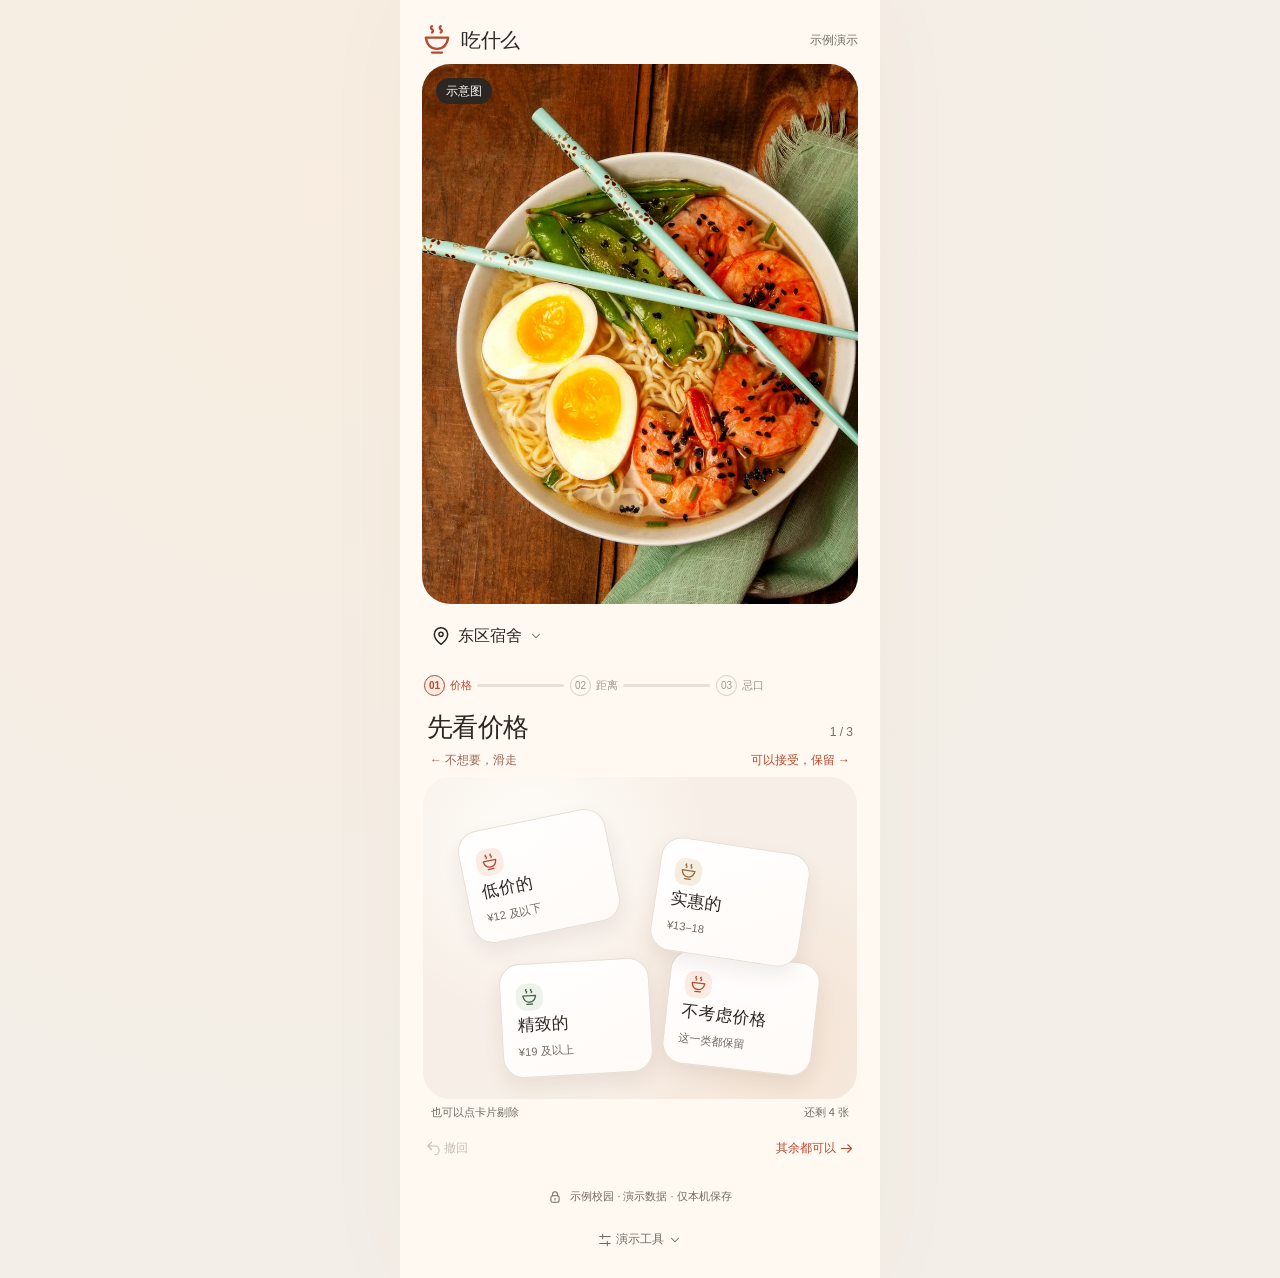
<file: demo/index.html>
<!doctype html>
<html lang="zh-CN">
<head>
  <meta charset="utf-8">
  <meta name="viewport" content="width=device-width, initial-scale=1, viewport-fit=cover">
  <meta name="theme-color" content="#FFF9F2">
  <meta name="description" content="给这一顿一个具体提议。吃什么：一个纯静态、数据保存在本机的校园选饭 Demo。">
  <title>吃什么 · 给这一顿一个提议</title>
  <link rel="icon" href="assets/favicon.svg" type="image/svg+xml">
  <link rel="stylesheet" href="styles.css">
  <script src="data.js" defer></script>
  <script src="core.js" defer></script>
  <script src="app.js" defer></script>
</head>
<body>
  <div class="app-shell">
    <div id="storage-notice" class="storage-notice" role="status" hidden>本次记录暂不能保存，仍可继续选饭。</div>
    <main id="app"></main>
    <footer id="footer"></footer>
  </div>
  <dialog id="sheet" aria-labelledby="sheet-title"></dialog>
  <div id="swipe-intent" class="swipe-intent" aria-hidden="true"></div>
  <div id="toast" class="toast" role="status"></div>
  <div id="announcer" class="sr-only" aria-live="polite" aria-atomic="true"></div>
  <noscript>请开启 JavaScript 体验本地选饭 Demo。所有菜品均为示例，不对应真实档口。</noscript>
</body>
</html>
</file>
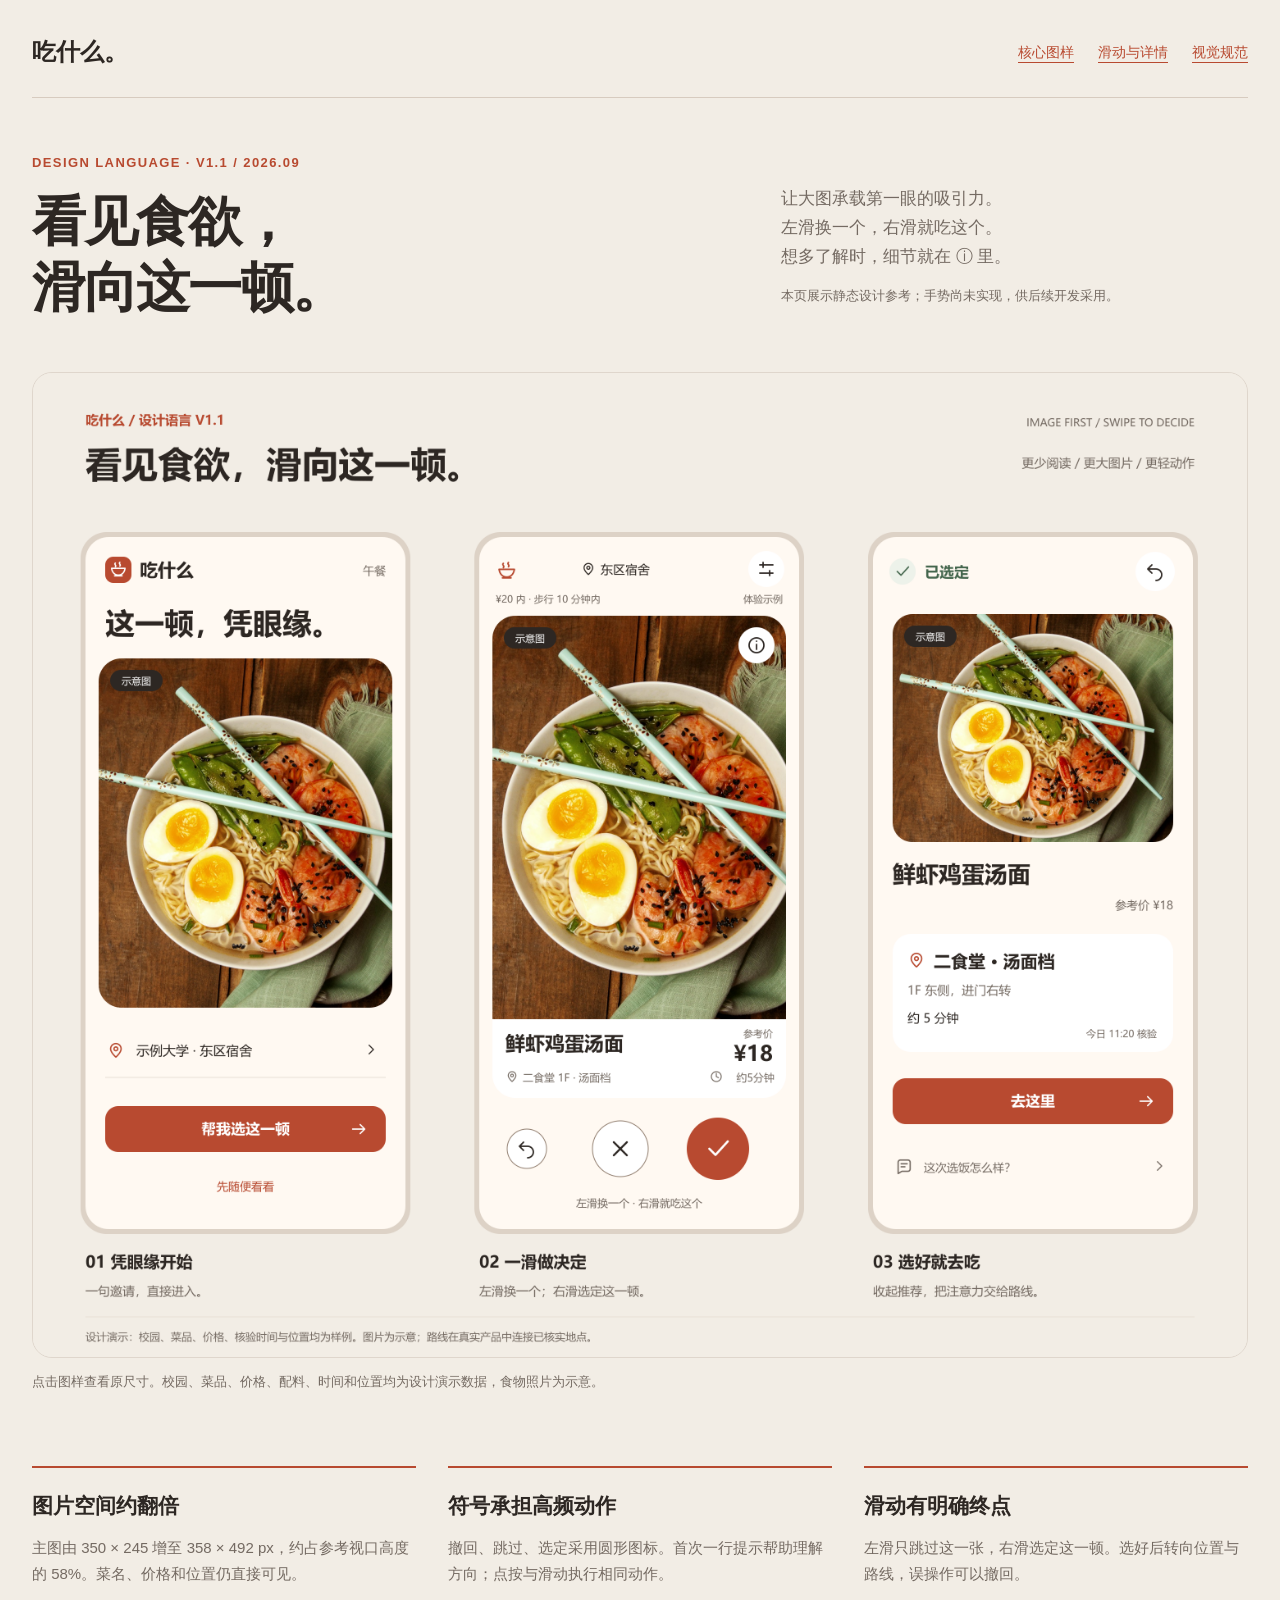
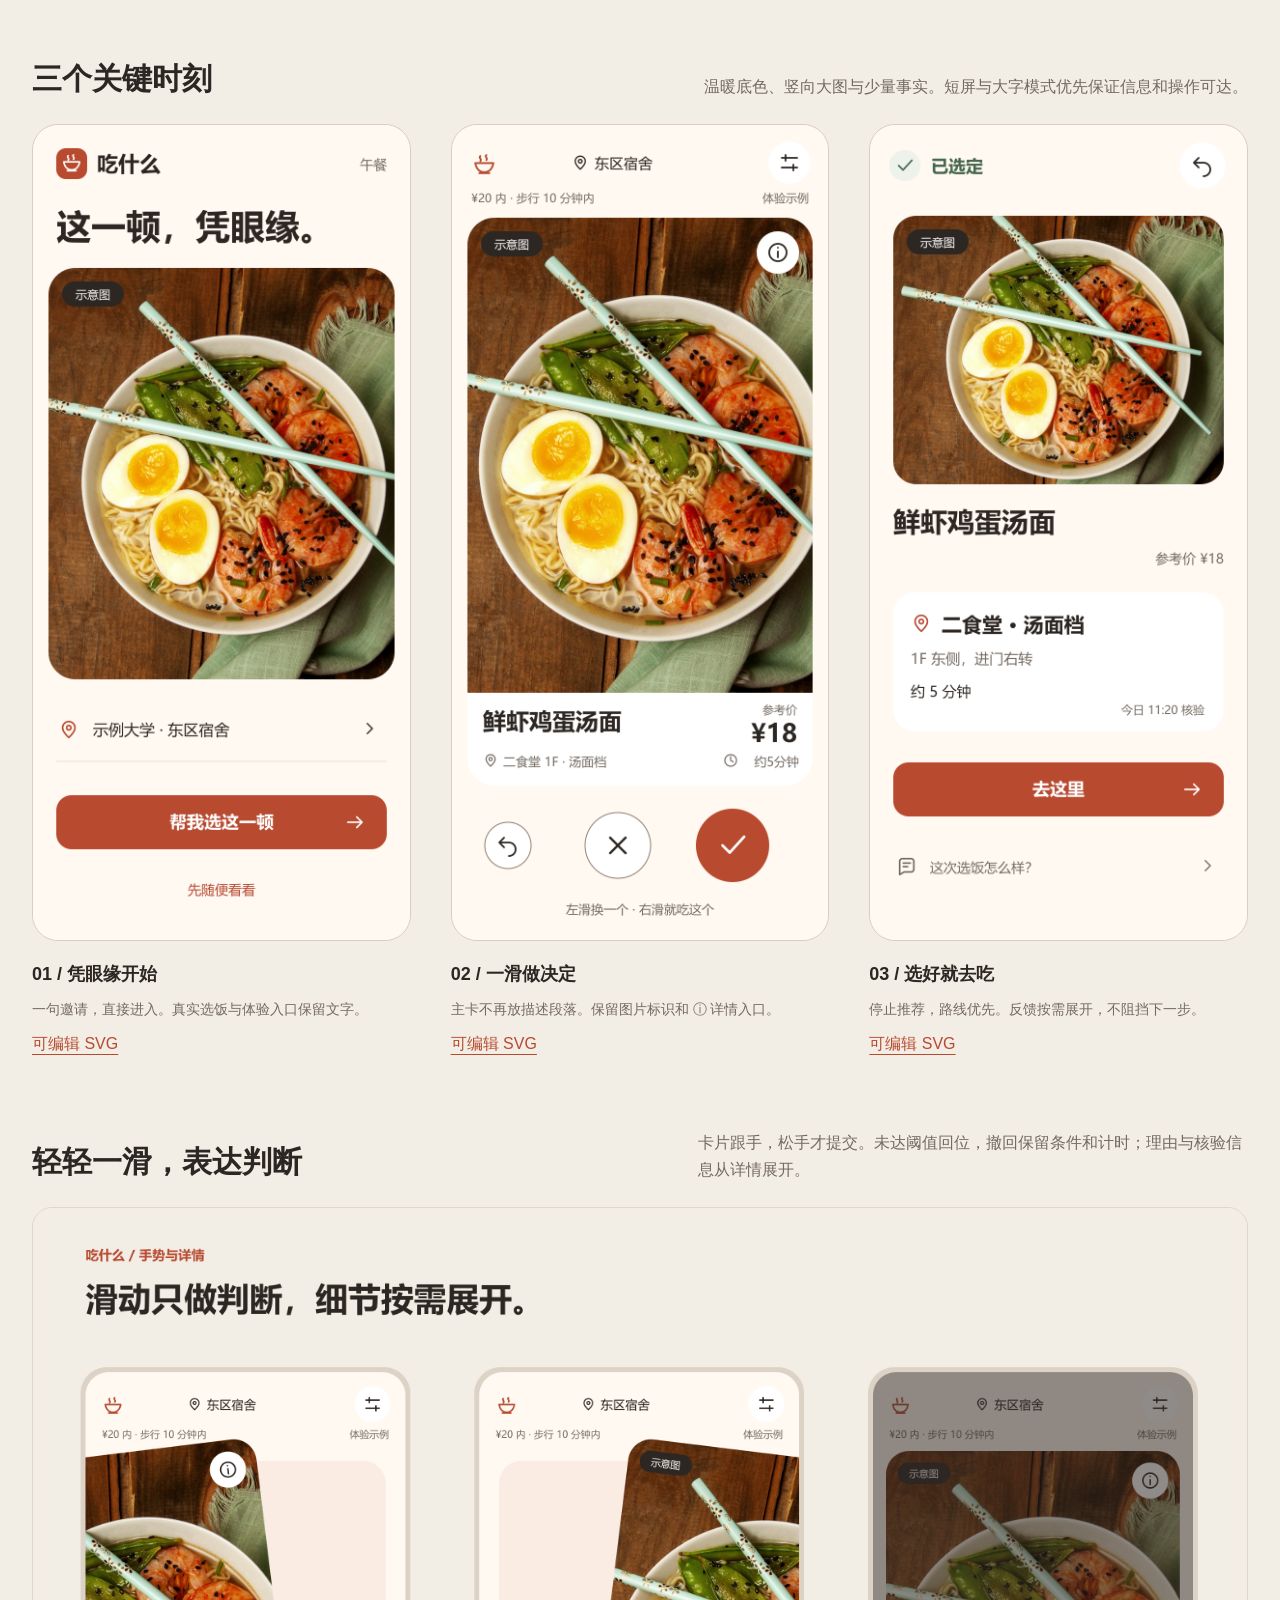
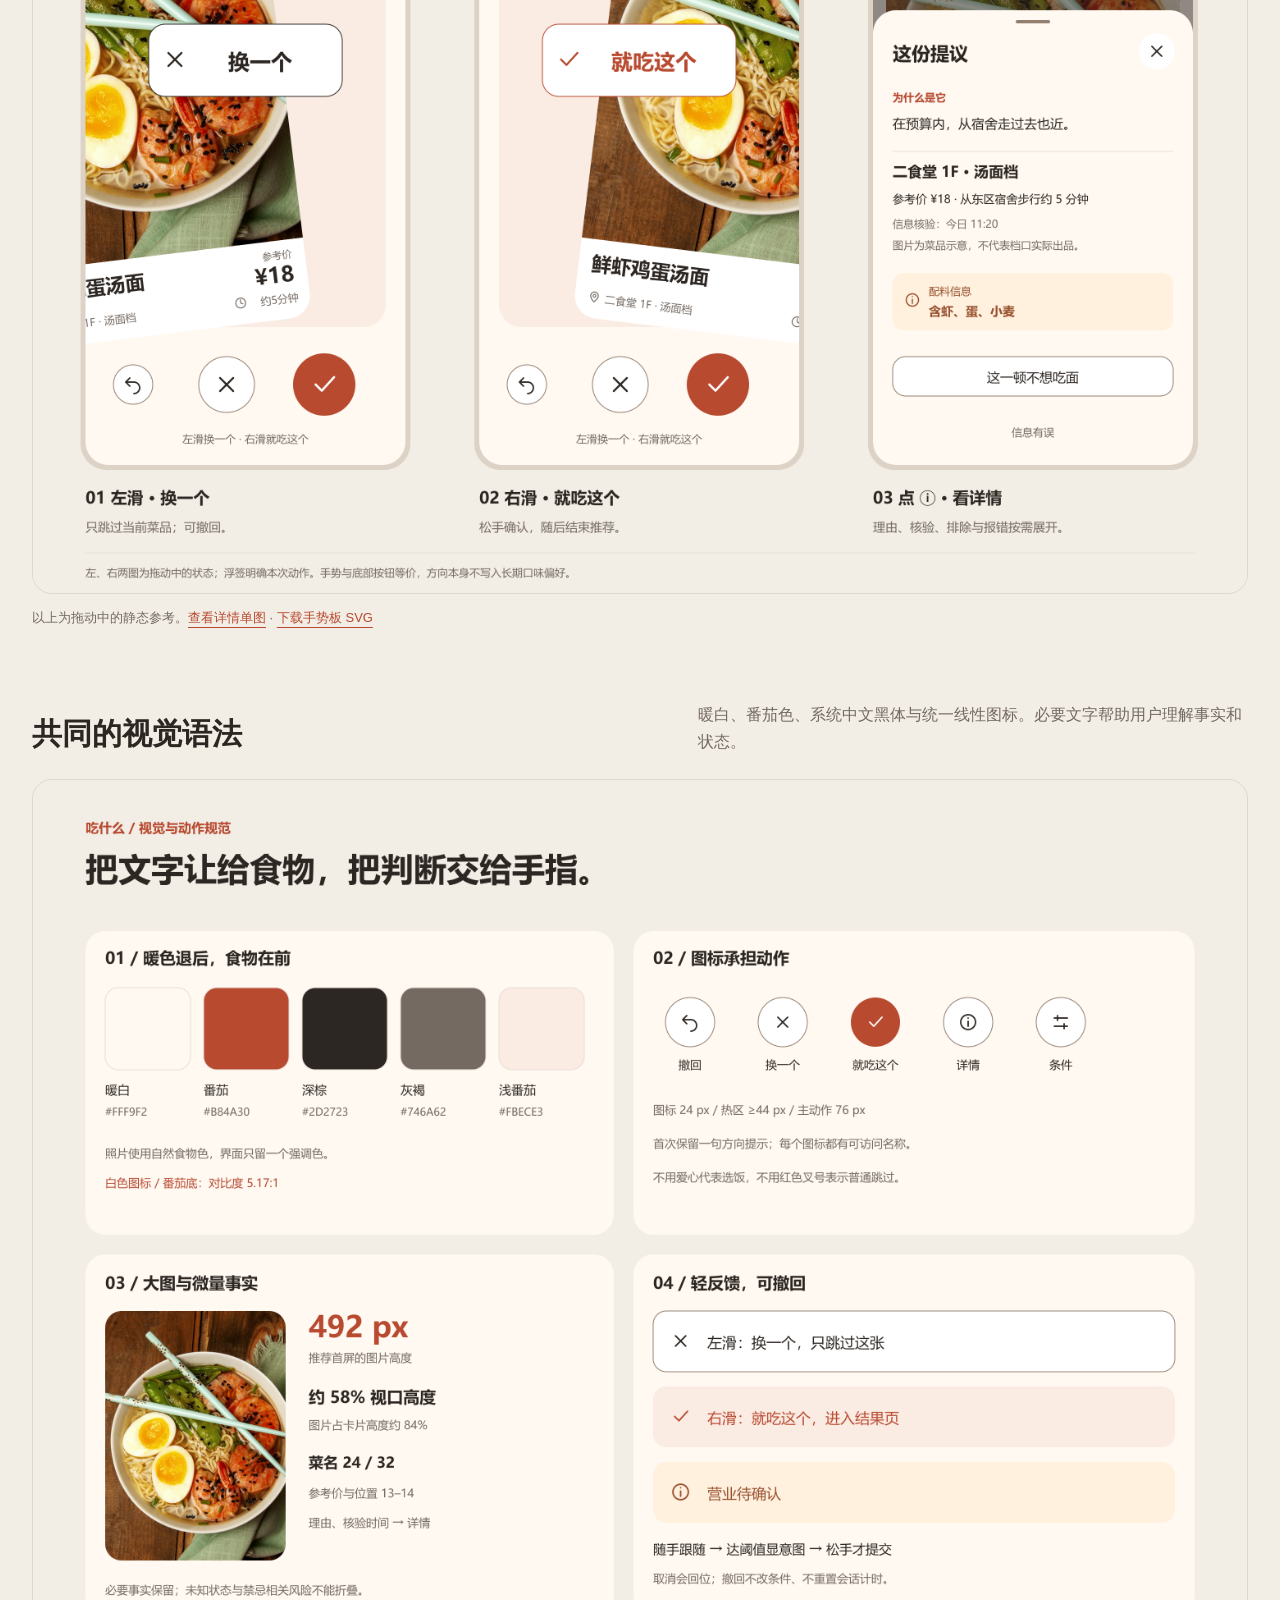
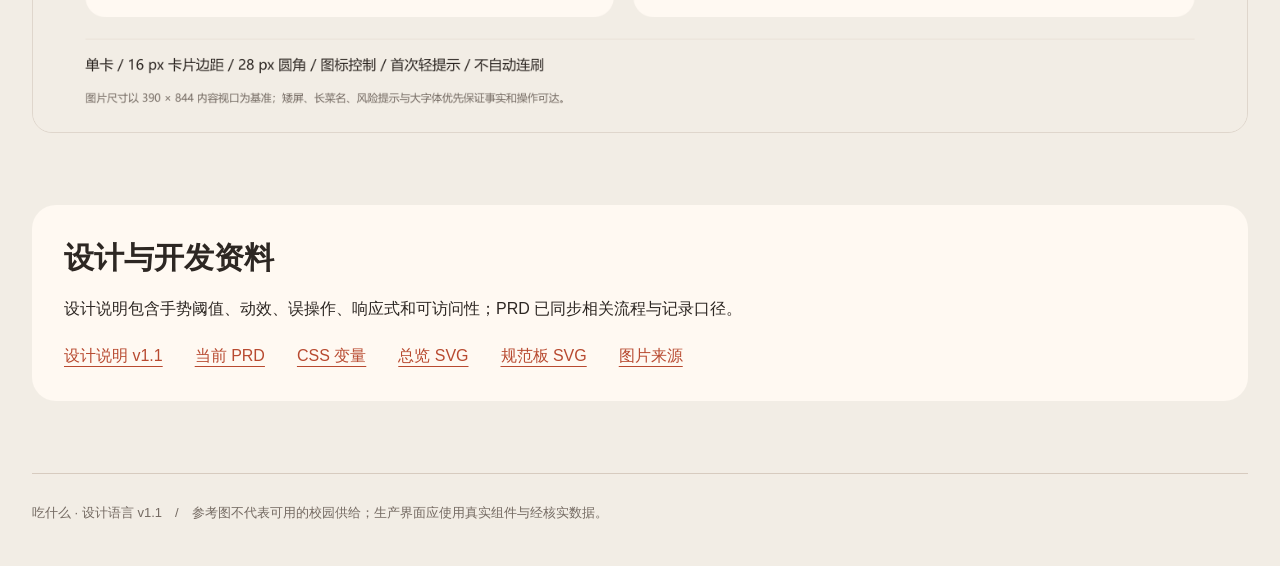
<file: design/index.html>
<!doctype html>
<html lang="zh-CN">
<head>
<meta charset="utf-8"><meta name="viewport" content="width=device-width, initial-scale=1">
<title>吃什么 · 图片优先与滑动交互</title>
<link rel="stylesheet" href="design-tokens.css">
<style>
*{box-sizing:border-box}html{scroll-behavior:smooth}body{margin:0;background:#f2ede5;color:var(--color-text);font-family:var(--font-ui);line-height:1.7}a{color:var(--color-action);text-underline-offset:5px}
.wrap{width:min(1320px,calc(100% - 64px));margin:auto}header{padding:32px 0 52px}nav{display:flex;align-items:center;justify-content:space-between;gap:24px;padding-bottom:24px;border-bottom:1px solid #d7cbbf}.wordmark{font-size:24px;font-weight:750;color:var(--color-text);text-decoration:none}.navlinks{display:flex;gap:24px;font-size:14px;flex-wrap:wrap}
.hero{display:grid;grid-template-columns:1.5fr 1fr;align-items:end;gap:48px;padding-top:54px}.eyebrow{font-size:13px;letter-spacing:1.4px;color:var(--color-action);font-weight:600}h1{margin:14px 0 0;font-size:clamp(36px,4.2vw,62px);line-height:1.23;letter-spacing:-2px}h2{margin:0;font-size:30px;line-height:1.4}.lead{margin:0;font-size:17px;color:var(--color-text-secondary)}.mini{font-size:13px;color:var(--color-text-secondary)}
section{margin-bottom:72px;scroll-margin-top:24px}.section-head{display:flex;justify-content:space-between;align-items:end;gap:30px;margin-bottom:24px}.section-head p{max-width:550px;margin:0;color:var(--color-text-secondary)}
.board{display:block;overflow:hidden;border:1px solid #dfd6cc;border-radius:20px;background:#f2ede5}.board img{display:block;width:100%;height:auto}.screens{display:grid;grid-template-columns:repeat(3,minmax(0,1fr));gap:40px}figure{margin:0;min-width:0}figure img{display:block;width:100%;height:auto;border:1px solid #d9cdbf;border-radius:26px}figcaption{margin-top:18px}figcaption strong{font-size:18px}figcaption p{color:var(--color-text-secondary);font-size:14px;margin:8px 0}
.principles{display:grid;grid-template-columns:repeat(3,1fr);gap:32px}.principles article{border-top:2px solid var(--color-action);padding-top:20px}.principles h3{font-size:21px;margin:0 0 12px}.principles p{margin:0;color:var(--color-text-secondary);font-size:15px}.downloads{background:var(--color-bg);border-radius:24px;padding:32px}.download-links{display:flex;flex-wrap:wrap;gap:16px 32px;margin-top:20px}footer{border-top:1px solid #d7cbbf;padding:28px 0 42px;font-size:13px;color:var(--color-text-secondary)}
@media(max-width:850px){.hero{grid-template-columns:1fr;gap:24px;padding-top:36px}.section-head{display:block}.section-head p{margin-top:12px}.screens{gap:20px}}
@media(max-width:600px){.wrap{width:calc(100% - 40px)}header{padding-bottom:36px}.navlinks{gap:12px;font-size:12px}.screens,.principles{grid-template-columns:1fr;gap:36px}figure{max-width:390px;margin:auto}h1{letter-spacing:-1px}section{margin-bottom:48px}.downloads{padding:24px}}
@media(prefers-reduced-motion:reduce){html{scroll-behavior:auto}}
</style>
</head>
<body>
<header class="wrap">
<nav aria-label="设计资料"><a class="wordmark" href="#">吃什么。</a><div class="navlinks"><a href="#screens">核心图样</a><a href="#gesture">滑动与详情</a><a href="#system">视觉规范</a></div></nav>
<div class="hero"><div><div class="eyebrow">DESIGN LANGUAGE · V1.1 / 2026.09</div><h1>看见食欲，<br>滑向这一顿。</h1></div><div><p class="lead">让大图承载第一眼的吸引力。<br>左滑换一个，右滑就吃这个。<br>想多了解时，细节就在 ⓘ 里。</p><p class="mini">本页展示静态设计参考；手势尚未实现，供后续开发采用。</p></div></div>
</header>
<main class="wrap">
<section aria-label="设计总览"><a class="board" href="references/00-design-overview.png" target="_blank" rel="noopener"><img src="references/00-design-overview.png" width="2960" height="2400" alt="新版入口、大图推荐卡与选定结果总览"></a><p class="mini">点击图样查看原尺寸。校园、菜品、价格、配料、时间和位置均为设计演示数据，食物照片为示意。</p></section>
<section class="principles" aria-label="设计变化">
<article><h3>图片空间约翻倍</h3><p>主图由 350 × 245 增至 358 × 492 px，约占参考视口高度的 58%。菜名、价格和位置仍直接可见。</p></article>
<article><h3>符号承担高频动作</h3><p>撤回、跳过、选定采用圆形图标。首次一行提示帮助理解方向；点按与滑动执行相同动作。</p></article>
<article><h3>滑动有明确终点</h3><p>左滑只跳过这一张，右滑选定这一顿。选好后转向位置与路线，误操作可以撤回。</p></article>
</section>
<section id="screens"><div class="section-head"><h2>三个关键时刻</h2><p>温暖底色、竖向大图与少量事实。短屏与大字模式优先保证信息和操作可达。</p></div><div class="screens">
<figure><a href="references/01-entry.png" target="_blank" rel="noopener"><img src="references/01-entry.png" width="780" height="1688" alt="入口：这一顿凭眼缘，大幅食物图、出发点与两个使用入口" loading="lazy"></a><figcaption><strong>01 / 凭眼缘开始</strong><p>一句邀请，直接进入。真实选饭与体验入口保留文字。</p><a href="references/01-entry.svg" download>可编辑 SVG</a></figcaption></figure>
<figure><a href="references/02-recommendation.png" target="_blank" rel="noopener"><img src="references/02-recommendation.png" width="780" height="1688" alt="大图推荐卡：菜名价格位置底栏，撤回、叉号与对勾操作" loading="lazy"></a><figcaption><strong>02 / 一滑做决定</strong><p>主卡不再放描述段落。保留图片标识和 ⓘ 详情入口。</p><a href="references/02-recommendation.svg" download>可编辑 SVG</a></figcaption></figure>
<figure><a href="references/03-decided.png" target="_blank" rel="noopener"><img src="references/03-decided.png" width="780" height="1688" alt="已选定：菜品、位置、去这里按钮、撤回与可选反馈入口" loading="lazy"></a><figcaption><strong>03 / 选好就去吃</strong><p>停止推荐，路线优先。反馈按需展开，不阻挡下一步。</p><a href="references/03-decided.svg" download>可编辑 SVG</a></figcaption></figure>
</div></section>
<section id="gesture"><div class="section-head"><h2>轻轻一滑，表达判断</h2><p>卡片跟手，松手才提交。未达阈值回位，撤回保留条件和计时；理由与核验信息从详情展开。</p></div><a class="board" href="references/05-swipe-and-detail.png" target="_blank" rel="noopener"><img src="references/05-swipe-and-detail.png" width="2960" height="2400" alt="左滑换一个、右滑就吃这个的拖动反馈，以及详情弹层" loading="lazy"></a><p class="mini">以上为拖动中的静态参考。<a href="references/06-detail.png" target="_blank" rel="noopener">查看详情单图</a> · <a href="references/05-swipe-and-detail.svg" download>下载手势板 SVG</a></p></section>
<section id="system"><div class="section-head"><h2>共同的视觉语法</h2><p>暖白、番茄色、系统中文黑体与统一线性图标。必要文字帮助用户理解事实和状态。</p></div><a class="board" href="references/04-style-board.png" target="_blank" rel="noopener"><img src="references/04-style-board.png" width="2960" height="2320" alt="色彩、图标、图片比例、字体和可撤回动作的基础规范" loading="lazy"></a></section>
<section id="files" class="downloads"><h2>设计与开发资料</h2><p>设计说明包含手势阈值、动效、误操作、响应式和可访问性；PRD 已同步相关流程与记录口径。</p><div class="download-links"><a href="../吃什么_设计语言与视觉规范_v1.md">设计说明 v1.1</a><a href="../校园饭点辅助决策助手_PRD_MVP_v1.md">当前 PRD</a><a href="design-tokens.css" download>CSS 变量</a><a href="references/00-design-overview.svg" download>总览 SVG</a><a href="references/04-style-board.svg" download>规范板 SVG</a><a href="assets/SOURCES.md">图片来源</a></div></section>
</main>
<footer class="wrap">吃什么 · 设计语言 v1.1　/　参考图不代表可用的校园供给；生产界面应使用真实组件与经核实数据。</footer>
</body></html>
</file>
<file: demo/styles.css>
/* Values follow design/design-tokens.css; this folder is self-contained. */
:root{color-scheme:light;--bg:#fff9f2;--surface:#fff;--ink:#2d2723;--muted:#746a62;--action:#b84a30;--soft:#fbece3;--line:#e8dfd6;--control:#927f70;--green:#44664d;--green-bg:#edf2ea;font-family:-apple-system,BlinkMacSystemFont,'PingFang SC','Microsoft YaHei','Noto Sans CJK SC',sans-serif;color:var(--ink);background:var(--bg);font-synthesis:none}
*{box-sizing:border-box}body{margin:0}button,input,select,textarea{font:inherit}button,a{-webkit-tap-highlight-color:transparent}button{cursor:pointer;color:inherit}button{touch-action:manipulation}button:disabled{cursor:default;opacity:.45}a{color:var(--action)}button:focus-visible,a:focus-visible,input:focus-visible,textarea:focus-visible,select:focus-visible,summary:focus-visible{outline:2px solid var(--ink);outline-offset:3px}h1,h2,h3,p{margin:0}button svg{pointer-events:none}svg.icon{width:24px;height:24px;fill:none;stroke:currentColor;stroke-width:1.8;stroke-linecap:round;stroke-linejoin:round;flex-shrink:0}.sr-only{position:absolute;width:1px;height:1px;margin:-1px;overflow:hidden;clip-path:inset(50%);white-space:nowrap}.app-shell{max-width:480px;margin:auto;padding:max(16px,env(safe-area-inset-top)) 16px max(16px,env(safe-area-inset-bottom));min-height:100svh}.topbar{display:flex;align-items:center;justify-content:space-between;gap:10px;min-height:48px}.brand{display:flex;align-items:center;gap:9px;font-size:20px;font-weight:750;letter-spacing:-.5px}.brand .icon{color:var(--action);width:30px;height:30px}.brand-button{border:0;background:none;min-width:44px;min-height:44px;padding:0;display:grid;place-items:center;color:var(--action)}.brand-button .icon{width:29px;height:29px}.eyebrow,.caption{font-size:.75rem;line-height:1.5;color:var(--muted)}.eyebrow{letter-spacing:1px}.muted{color:var(--muted)}.local-label{display:flex;align-items:center;gap:5px;color:var(--muted);font-size:.75rem;line-height:1.5}.local-label .icon{width:14px;height:14px}.icon-button{position:relative;display:inline-grid;place-items:center;flex-shrink:0;min-width:44px;min-height:44px;padding:0;border-radius:50%;border:1px solid var(--control);background:var(--surface)}.icon-button.subtle{border-color:transparent}.icon-button::after{content:attr(aria-label);display:none;position:absolute;z-index:9;top:calc(100% + 6px);right:0;width:max-content;max-width:200px;background:var(--ink);color:white;font-size:.75rem;line-height:1.5;border-radius:8px;padding:5px 9px;pointer-events:none}.icon-button:focus-visible::after{display:block}@media(hover:hover){.icon-button:hover::after{display:block}}.primary,.secondary,.quiet{display:flex;align-items:center;justify-content:center;gap:9px;min-height:52px;border-radius:17px;padding:13px 18px;font-weight:650;border:1px solid transparent;text-decoration:none;line-height:1.5}.primary{background:var(--action);color:white;width:100%;font-size:1.0625rem}.primary:hover{background:#a43e26}.secondary{background:white;border-color:var(--control);width:100%}.quiet{background:transparent;font-weight:500;color:var(--muted);min-height:44px}.text-button{border:0;background:none;padding:10px 0;color:var(--action);font-size:.875rem;min-height:44px}.stack{display:grid;gap:12px}.row{display:flex;gap:10px;align-items:center}.between{justify-content:space-between}.full{width:100%}.intro{padding:26px 8px 21px}.intro .eyebrow{margin-bottom:9px;color:var(--action)}.intro h1{font-size:2.25rem;line-height:1.3;letter-spacing:-1.3px;font-weight:750}.intro h1 span{color:var(--action)}.intro p{font-size:.875rem;line-height:1.65;color:var(--muted);margin-top:10px}.hero{position:relative;border-radius:28px;overflow:hidden;height:clamp(390px,58svh,540px);background:#e8dbcb}.hero img{width:100%;height:100%;display:block;object-fit:cover;object-position:50% 47%;transition:opacity .24s ease}.hero img.is-rotating{opacity:.5}.image-badge{position:absolute;top:14px;left:14px;padding:4px 10px;border-radius:99px;background:var(--ink);color:white;font-size:.75rem;line-height:1.5;z-index:1}.entry-options{padding:18px 0 16px}.location-control{display:flex;align-items:center;gap:7px;min-height:44px;background:none;border:0;font-size:1rem;padding:0 6px;font-weight:600}.location-control .icon{width:20px;height:20px}.location-control .chevron{width:14px;height:14px;color:var(--muted)}.segment{display:flex;background:#efe9e1;padding:3px;border-radius:12px;flex-shrink:0}.segment button{border:0;background:transparent;border-radius:9px;padding:7px 13px;min-height:38px;font-size:.8125rem;color:var(--muted)}.segment button[aria-pressed=true]{background:#fff;color:var(--ink);box-shadow:0 1px 4px #2d27230a}.entry-hint{display:flex;align-items:center;justify-content:space-between;padding:0 7px;margin-top:7px}.entry-hint p{font-size:.75rem;line-height:1.5;color:var(--muted);flex:1}.entry-hint .text-button{font-size:.75rem}.entry-actions{display:grid;gap:4px}.entry-actions .primary{min-height:56px}.demo-note{font-size:.75rem;line-height:1.7;color:var(--muted);text-align:center}.recommend-head{padding-bottom:14px}.recommend-head .subline{display:flex;justify-content:space-between;gap:8px;margin-top:7px;font-size:.75rem;color:var(--muted);line-height:1.5}.recommend-head .location-control{font-size:1rem}.recommend-head .subline span:first-child{flex:1}.card-stage{position:relative}.swipe-viewport{overflow:clip;overflow-clip-margin:8px;border-radius:28px}.food-card{background:#fff;border-radius:28px;overflow:hidden;touch-action:pan-y pinch-zoom;user-select:none;-webkit-user-select:none;position:relative;will-change:transform;transform-origin:50% 78%;animation:appear .12s ease-out}.food-card.dragging{box-shadow:0 10px 24px #2d272315}.card-photo{position:relative;height:clamp(280px,calc(100svh - 352px),492px);background:#e9e1d6}.card-photo img{width:100%;height:100%;object-fit:cover;display:block;pointer-events:none}.card-photo .info-button{position:absolute;right:14px;top:14px;border:0;z-index:2}.card-photo .info-button .icon{width:25px;height:25px}.photo-fallback{display:none;position:absolute;inset:0;align-items:center;justify-content:center;flex-direction:column;gap:10px;color:var(--muted);font-size:.875rem;background:linear-gradient(150deg,#eee5d9,#f7f0e7)}.photo-fallback>.icon{width:52px;height:52px;stroke-width:1.2;color:#927f70}.photo-fallback p{padding:0 16px;text-align:center}.photo-failed>img{display:none}.photo-failed>.photo-fallback{display:flex}.photo-fallback .text-button{padding:4px 16px}.card-facts{min-height:96px;padding:14px 16px 16px}.dish-topline{display:flex;align-items:flex-start;gap:10px;justify-content:space-between}.dish-topline h1{font-size:1.5rem;line-height:1.34;letter-spacing:-.6px;font-weight:750;flex:1;padding-top:1px;overflow-wrap:anywhere}.price{flex-shrink:0;text-align:right;line-height:1.1}.price small{font-size:.75rem;line-height:1.5;color:var(--muted);font-weight:400;display:block}.price strong{font-size:1.625rem;font-weight:700;letter-spacing:-.7px}.facts-bottom{display:flex;align-items:flex-start;gap:8px;justify-content:space-between;font-size:.8125rem;line-height:1.5;color:var(--muted);margin-top:9px}.facts-bottom span{display:flex;align-items:flex-start;gap:5px}.facts-bottom .icon{width:17px;height:19px}.facts-bottom span:last-child{flex-shrink:0}.notice{display:flex;gap:8px;align-items:flex-start;background:#fff1de;color:#98502e;font-size:.8125rem;line-height:1.5;padding:10px 14px;margin-top:10px;border-radius:12px}.notice .icon{width:18px;height:20px}.decision-controls{display:flex;justify-content:center;align-items:center;gap:32px;padding:22px 0 12px}.decision-controls .undo{width:48px;height:48px}.decision-controls .skip{width:68px;height:68px}.decision-controls .accept{width:76px;height:76px;color:white;background:var(--action);border-color:var(--action)}.decision-controls .undo .icon{width:25px;height:25px}.decision-controls .skip .icon{width:34px;height:34px}.decision-controls .accept .icon{width:38px;height:38px;stroke-width:2}.swipe-hint{text-align:center;min-height:25px;color:var(--muted);font-size:.8125rem;line-height:1.6}.recommend-bottom{display:flex;justify-content:center;gap:16px}.recommend-bottom button{color:var(--muted);font-size:.75rem}.help-nudge{background:var(--soft);border-radius:14px;margin-top:6px;display:flex;gap:10px;align-items:center;padding:0 12px;font-size:.8125rem}.help-nudge button:first-child{flex:1;text-align:left;min-height:44px;background:none;border:0;color:var(--action)}.help-nudge .icon-button{background:none;border:0}.swipe-intent{display:none;position:fixed;top:25%;left:50%;transform:translateX(-50%);z-index:10;background:white;border:2px solid var(--control);color:var(--ink);border-radius:18px;padding:15px 20px;font-weight:700;font-size:1.25rem;pointer-events:none;box-shadow:0 6px 24px #2d272316}.swipe-intent.accept{background:var(--soft);color:var(--action);border-color:var(--action)}.swipe-intent.visible{display:flex;gap:8px;align-items:center}.result-heading{padding:26px 6px 20px}.result-badge{display:inline-flex;align-items:center;gap:6px;background:var(--green-bg);color:var(--green);border-radius:99px;font-size:.8125rem;padding:6px 11px;margin-bottom:12px}.result-badge .icon{width:16px;height:16px}.result-heading h1{font-size:1.75rem;line-height:1.4;letter-spacing:-.7px}.result-heading p{font-size:.875rem;color:var(--muted);margin-top:7px}.result-photo{height:220px;border-radius:24px;overflow:hidden;position:relative;background:#e9e1d6}.result-photo img{width:100%;height:100%;object-fit:cover;display:block}.result-photo .info-button{position:absolute;top:14px;right:14px;border:0}.place-card{padding:19px 4px 18px}.place-card h2{font-size:1.1875rem;line-height:1.5}.place-card p{font-size:.875rem;color:var(--muted);line-height:1.7;margin-top:6px}.place-card>.row{align-items:flex-start}.place-card>.row>.icon{margin-top:2px;color:var(--action)}.route-hint{font-size:.75rem;color:var(--muted);text-align:center;line-height:1.5;margin:8px 0 17px}.feedback-entry{display:flex;align-items:center;justify-content:space-between;width:100%;gap:12px;background:white;border:1px solid var(--line);border-radius:16px;padding:13px 16px;font-size:.875rem;min-height:56px;text-align:left}.feedback-entry .icon{width:20px;height:20px;color:var(--muted)}.result-links{display:flex;flex-wrap:wrap;justify-content:center;gap:0 22px;margin-top:5px}.result-links button{font-size:.8125rem;color:var(--muted)}.new-meal{margin-top:16px}.empty-state{text-align:center;padding:52px 18px 28px}.empty-illustration{width:108px;height:108px;border-radius:50%;margin:0 auto 24px;background:var(--soft);color:var(--action);display:grid;place-items:center}.empty-illustration .icon{width:52px;height:52px;stroke-width:1.4}.empty-state h1{font-size:1.625rem;line-height:1.5}.empty-state>p{font-size:.875rem;line-height:1.8;color:var(--muted);margin:12px 0 22px}.empty-state .filter-summary{padding:12px;background:white;border-radius:14px;font-size:.8125rem;margin-bottom:24px}.due-card{border:1px solid #cad5c4;background:var(--green-bg);border-radius:16px;padding:13px 15px;margin-top:14px}.due-card p{font-size:.875rem;line-height:1.6}.due-card .row{justify-content:space-between;margin-top:4px}.due-card button{color:var(--green)}footer{padding-top:18px}footer .footer-line{display:flex;gap:8px;justify-content:center;align-items:center;color:var(--muted);font-size:.6875rem;line-height:1.6}footer details{margin-top:12px;color:var(--muted);font-size:.75rem;text-align:center}footer summary{cursor:pointer;list-style:none;display:inline-flex;align-items:center;gap:4px;min-height:44px}footer summary::-webkit-details-marker{display:none}footer summary .icon{width:14px;height:14px}.demo-tools{background:#f3eee6;border:1px dashed #bbaa9b;border-radius:16px;padding:12px;margin-top:5px;text-align:left}.demo-tools>p{line-height:1.6;margin-bottom:8px}.tool-grid{display:grid;grid-template-columns:1fr 1fr;gap:8px}.tool-grid button{background:white;min-height:44px;border:1px solid var(--line);border-radius:10px;padding:8px;font-size:.75rem}.tool-grid .danger{color:#aa332b}.storage-notice{font-size:.8125rem;background:#fff1de;color:#98502e;padding:10px;border-radius:12px;margin-bottom:10px}dialog{width:calc(100% - 24px);max-width:456px;max-height:calc(100dvh - 32px);padding:0;border:0;border-radius:26px;background:var(--bg);color:var(--ink);box-shadow:0 20px 90px #2d27232b;overscroll-behavior:contain}dialog::backdrop{background:rgb(45 39 35 / 35%);backdrop-filter:blur(3px)}.sheet-header{display:flex;align-items:center;justify-content:space-between;gap:14px;padding:18px 20px 10px;background:var(--bg);position:sticky;top:0;z-index:4}.sheet-header h2{font-size:1.25rem;line-height:1.5;outline:none}.sheet-header .icon-button{background:white;border:0}.sheet-body{padding:10px 22px 24px;line-height:1.6}.sheet-body>p{font-size:.875rem;color:var(--muted)}.sheet-body h3{font-size:1rem;line-height:1.5;margin:20px 0 10px}.sheet-body h3:first-child{margin-top:0}.sheet-section{padding:17px 0;border-bottom:1px solid var(--line)}.sheet-section:first-child{padding-top:0}.sheet-section:last-child{border:0}.sheet-section p{font-size:.9375rem;line-height:1.7}.sheet-section .caption{font-size:.75rem}.detail-reason{background:white;border:1px solid var(--line);padding:15px;border-radius:16px}.detail-reason .eyebrow{color:var(--action);font-size:.75rem;margin-bottom:6px}.detail-reason p{font-size:1rem}.detail-facts{display:grid;grid-template-columns:75px 1fr;gap:10px;font-size:.875rem;margin:0}.detail-facts dt{color:var(--muted)}.detail-facts dd{margin:0;overflow-wrap:anywhere}.form-group{margin-bottom:20px}.form-group label,.form-label{display:block;font-size:.9375rem;font-weight:650;margin-bottom:9px}.chips{display:flex;gap:8px;flex-wrap:wrap}.chip{border:1px solid var(--control);background:white;border-radius:99px;min-height:44px;padding:8px 14px;font-size:.875rem;line-height:1.5}.chip[aria-pressed=true]{background:var(--soft);color:var(--action);border-color:var(--action)}.form-caption{font-size:.75rem;color:var(--muted);line-height:1.6;margin-top:8px}.check-row{display:flex!important;align-items:center;justify-content:space-between;gap:12px;min-height:50px;background:white;padding:12px 14px;border-radius:14px}.check-row input{width:21px;height:21px;accent-color:var(--action)}.filter-count{margin:0 0 13px;font-size:.8125rem;color:var(--muted)}.sheet-actions{margin-top:20px;display:grid;gap:8px}.self-list{display:grid;gap:10px;margin-top:14px}.dish-list-item{width:100%;display:flex;align-items:center;gap:12px;min-height:86px;padding:8px;background:white;border:1px solid var(--line);border-radius:15px;text-align:left}.dish-list-item img{width:70px;height:70px;object-fit:cover;border-radius:10px;background:var(--line)}.dish-list-item strong{display:block;font-size:.9375rem;line-height:1.5}.dish-list-item small{display:block;font-size:.75rem;color:var(--muted);line-height:1.6}.dish-list-item>.icon{width:18px;margin-left:auto}.feedback-options{display:grid;gap:10px;margin:18px 0}.feedback-option{min-height:50px;text-align:left;background:white;border:1px solid var(--control);border-radius:14px;padding:12px 15px;font-size:.9375rem}.feedback-option[aria-pressed=true]{background:var(--soft);border-color:var(--action);color:var(--action)}.feedback-option .icon{width:18px;height:18px;vertical-align:middle;float:right;margin-top:3px}.feedback-help{background:var(--soft);border-radius:12px;padding:12px;font-size:.8125rem;line-height:1.6;margin:12px 0}.saved-note{font-size:.8125rem;line-height:1.6;color:var(--green);margin-top:10px}textarea{width:100%;min-height:100px;resize:vertical;padding:12px;background:white;border:1px solid var(--control);border-radius:12px;color:var(--ink)}.route-step{display:flex;align-items:flex-start;gap:13px;margin:20px 0}.step-number{display:grid;place-items:center;width:28px;height:28px;flex-shrink:0;border-radius:50%;background:var(--soft);color:var(--action);font-size:.8125rem;font-weight:700}.route-step h3{margin:0 0 4px;font-size:1rem}.route-step p{font-size:.875rem;color:var(--muted)}.state-table{display:grid;grid-template-columns:90px 1fr;gap:9px;margin:15px 0;font-size:.8125rem}.state-table dt{color:var(--muted)}.state-table dd{margin:0;overflow-wrap:anywhere}.state-json{white-space:pre-wrap;overflow-wrap:anywhere;background:white;font-size:.6875rem;line-height:1.5;border-radius:12px;padding:12px;max-height:300px;overflow:auto}.toast{position:fixed;bottom:max(26px,env(safe-area-inset-bottom));left:50%;transform:translate(-50%,12px);max-width:calc(100vw - 40px);width:max-content;padding:11px 18px;background:var(--ink);color:white;border-radius:14px;font-size:.875rem;line-height:1.5;z-index:100;opacity:0;pointer-events:none;transition:opacity .18s,transform .18s}.toast.visible{opacity:1;transform:translate(-50%,0)}@keyframes appear{from{opacity:.5}to{opacity:1}}@media(min-width:600px){body{background:radial-gradient(ellipse at 25% 15%,#f8ede0 0,transparent 60%),#f3eee7}.app-shell{background:var(--bg);box-shadow:0 0 90px #67473309;min-height:100svh;padding-left:22px;padding-right:22px}.card-photo{height:clamp(340px,calc(100svh - 352px),492px)}dialog{border-radius:26px}.hero{height:clamp(430px,60svh,560px)}}@media(max-width:374px){.intro h1{font-size:2rem}.decision-controls{gap:28px}.facts-bottom{flex-wrap:wrap}.dish-topline h1{font-size:1.5rem}.card-facts{padding:13px 14px}.intro{padding-top:20px}.location-control{font-size:.9375rem}.segment button{padding:7px 10px}}@media(max-height:720px){.hero{height:clamp(330px,54svh,440px)}.result-photo{height:180px}}@media(prefers-reduced-motion:reduce){*,*::before,*::after{animation:none!important;transition:none!important;scroll-behavior:auto!important}}

.hero-inner{width:100%;height:100%}.footer-line>.icon{width:14px;height:14px}.help-nudge button>.icon{width:16px;height:16px;vertical-align:middle}.result-heading h1:focus{outline:none}

.cold-start{padding-top:14px}.cold-meta{display:flex;align-items:center;justify-content:space-between;gap:10px;padding:0 2px 4px}.meal-auto{font-size:.75rem;color:var(--muted);white-space:nowrap}.cold-lead{font-size:1.125rem;font-weight:700;line-height:1.5;margin:16px 2px 10px}.choice-section{padding:14px 2px 0}.choice-heading{display:flex;align-items:baseline;justify-content:space-between;margin-bottom:9px}.choice-heading h2{font-size:1rem;line-height:1.5}.choice-heading span{font-size:.75rem;color:var(--muted)}.choice-grid{display:grid;grid-template-columns:repeat(2,minmax(0,1fr));gap:8px}.choice-card{min-height:56px;padding:9px 11px;border:1px solid var(--line);border-radius:14px;background:white;text-align:left;display:flex;flex-direction:column;justify-content:center;gap:2px}.choice-card strong{font-size:.875rem;line-height:1.4;font-weight:600}.choice-card small{font-size:.6875rem;line-height:1.35;color:var(--muted)}.choice-card[aria-pressed=true]{background:var(--soft);border-color:var(--action);color:var(--action)}.choice-card[aria-pressed=true] small{color:var(--action)}.taboo-grid{grid-template-columns:repeat(2,minmax(0,1fr))}.manual-taboo{display:flex;align-items:center;gap:10px;margin-top:10px;padding:10px 12px;min-height:48px;background:white;border:1px solid var(--line);border-radius:14px}.manual-taboo span{font-size:.8125rem;white-space:nowrap}.manual-taboo input{width:100%;min-width:0;border:0;outline:0;background:transparent;font-size:.8125rem;color:var(--ink)}.cold-start-button{margin-top:22px}.cold-start .demo-note{margin-top:10px}
@media(max-width:374px){.choice-card{padding-left:9px;padding-right:9px}.manual-taboo span{font-size:.75rem}.cold-lead{margin-top:11px}}

.cold-progress{display:flex;align-items:center;gap:10px;margin:17px 4px 5px;color:var(--muted);font-size:.75rem}.cold-progress i{display:block;position:relative;flex:1;height:4px;border-radius:99px;background:var(--line);overflow:hidden}.cold-progress i::after{content:"";position:absolute;inset:0 auto 0 0;width:var(--progress);background:var(--action);border-radius:inherit}.cold-stage-heading{padding:4px 4px 0}.cold-stage-heading h1{font-size:1.6rem;line-height:1.4;letter-spacing:-.5px}.cold-stage-heading p{font-size:.8125rem;line-height:1.6;color:var(--muted);margin-top:4px}.cold-pile{position:relative;min-height:230px;margin:9px 0 2px;border-radius:24px;background:radial-gradient(circle at 20% 20%,#fffdf9 0,transparent 40%),#f7efe7;overflow:hidden}.scatter-card{position:absolute;left:50%;top:50%;z-index:var(--card-z);width:150px;min-height:108px;padding:17px 15px;text-align:left;border:1px solid #e8dfd6;border-radius:21px;background:#fff;box-shadow:0 7px 18px #5b3b2917;transform:translate(calc(-50% + var(--card-x)),calc(-50% + var(--card-y))) rotate(var(--card-r));transition:box-shadow .18s,transform .18s,opacity .18s;touch-action:none}.scatter-card strong{display:block;font-size:1.05rem;line-height:1.4}.scatter-card small{display:block;margin-top:8px;color:var(--muted);font-size:.7rem;line-height:1.4}.scatter-card:hover,.scatter-card:focus-visible{box-shadow:0 9px 24px #5b3b2930;z-index:30}.scatter-card.is-dragging{box-shadow:0 14px 30px #5b3b2930;z-index:40}.cold-pile-count{height:22px;text-align:center;color:var(--muted);font-size:.75rem;line-height:1.6}.cold-manual{margin:8px 4px 0}.cold-caption{padding:0 4px}.cold-complete{padding:33px 4px 11px}.cold-complete-title{font-size:1.45rem;font-weight:700;line-height:1.5}.cold-summary{margin-top:10px;padding:13px 14px;border-radius:15px;background:var(--soft);color:var(--muted);font-size:.8125rem;line-height:1.6}.cold-complete .cold-start-button{margin-top:18px}
@media(max-width:374px){.cold-pile{min-height:215px}.scatter-card{width:142px;min-height:102px}.cold-stage-heading h1{font-size:1.45rem}}

/* Cold-start scatter deck: a loose, tactile table of cards. */
.cold-start{padding-top:10px}.cold-meta{padding:0 3px 9px}.cold-start #cold-flow{padding:0 1px}.cold-progress{display:flex;list-style:none;padding:0;margin:8px 1px 14px;gap:6px}.cold-progress li{display:flex;align-items:center;gap:5px;flex:1;color:#a1958c;font-size:.6875rem;line-height:1.3;white-space:nowrap}.cold-progress li::after{content:"";height:3px;flex:1;background:#e8dfd6;border-radius:99px}.cold-progress li:last-child::after{display:none}.cold-progress li span{display:grid;place-items:center;width:21px;height:21px;border:1px solid #d8ccc1;border-radius:50%;font-size:.625rem}.cold-progress li.is-current{color:var(--action);font-weight:700}.cold-progress li.is-current span{border-color:var(--action);background:var(--soft)}.cold-progress li.is-done{color:var(--green)}.cold-progress li.is-done::after{background:#b7c7b8}.cold-progress li.is-done span{border-color:var(--green);background:var(--green-bg)}
.cold-stage-heading{display:flex;align-items:baseline;justify-content:space-between;padding:0 4px}.cold-stage-heading h1{font-size:1.65rem;line-height:1.35;letter-spacing:-.6px}.cold-stage-heading>span{font-size:.75rem;color:var(--muted)}.cold-instruction{display:flex;justify-content:space-between;gap:10px;padding:5px 7px 1px;color:var(--muted);font-size:.75rem;line-height:1.5}.cold-instruction span:first-child{color:#9e6654}.cold-instruction span:last-child{color:var(--action)}
.cold-pile{height:322px;min-height:322px;margin:7px 0 5px;border-radius:27px;background:radial-gradient(circle at 25% 20%,#fffdf9 0,transparent 42%),radial-gradient(circle at 82% 80%,#f4e2d2 0,transparent 42%),#f7efe7;overflow:hidden;position:relative}.scatter-card{left:var(--card-x);top:var(--card-y);width:150px;min-height:114px;padding:16px 15px 14px;transform:translate(-50%,-50%) rotate(var(--card-r));border:1px solid #e8dfd6;border-radius:21px;background:linear-gradient(155deg,#fff 0,#fffaf6 100%);box-shadow:0 9px 20px #5b3b2917;transition:transform .18s ease,opacity .18s ease,box-shadow .18s ease;touch-action:none;user-select:none}.scatter-card strong{display:block;margin-top:4px;font-size:1.05rem;line-height:1.35}.scatter-card small{display:block;margin-top:7px;color:var(--muted);font-size:.7rem;line-height:1.45}.scatter-mark{display:grid;place-items:center;width:27px;height:27px;border-radius:10px;background:var(--soft);color:var(--action)}.scatter-mark .icon{width:17px;height:17px}.scatter-tone-1 .scatter-mark{background:#f5eee0;color:#9c6637}.scatter-tone-2 .scatter-mark{background:#edf2ea;color:var(--green)}.scatter-card:hover,.scatter-card:focus-visible{box-shadow:0 12px 25px #5b3b2930;z-index:30;outline:2px solid #e9673f66;outline-offset:2px}.scatter-card.is-dragging{box-shadow:0 16px 30px #5b3b2930;z-index:40}.scatter-card.is-leaving{pointer-events:none}.scatter-intent{display:none;position:absolute;right:12px;top:12px;padding:3px 6px;border-radius:7px;background:var(--action);color:white;font-size:.625rem;line-height:1.3}.scatter-card[data-intent="exclude"] .scatter-intent{display:block;background:#a85b45}.scatter-card[data-intent="keep"] .scatter-intent{display:block;background:var(--green)}
.cold-pile-status{display:flex;justify-content:space-between;padding:0 8px;color:var(--muted);font-size:.6875rem;line-height:1.6}.cold-manual{margin:12px 4px 0}.cold-manual span{font-size:.75rem;font-weight:650}.cold-manual input{font-size:.8125rem}.cold-actions{display:flex;align-items:center;justify-content:space-between;gap:12px;margin:5px 3px 0}.cold-actions .text-button{font-size:.75rem;color:var(--muted)}.cold-actions .cold-next{color:var(--action)}.cold-actions .icon{width:15px;height:15px;vertical-align:middle}.cold-undo[disabled]{opacity:.4;cursor:default}.cold-unlimited{display:block;width:100%;border:0;background:transparent;color:var(--muted);font-size:.6875rem;line-height:1.5;min-height:35px}.cold-unlimited:hover{color:var(--action)}.cold-complete{padding:24px 4px 10px;text-align:center}.cold-complete-mark{display:grid;place-items:center;width:58px;height:58px;border-radius:50%;margin:0 auto 12px;background:var(--green-bg);color:var(--green)}.cold-complete-mark .icon{width:30px;height:30px}.cold-complete h1{font-size:1.55rem;line-height:1.4}.cold-summary{text-align:left;margin-top:13px;padding:13px 14px;border-radius:15px;background:var(--soft);color:var(--muted);font-size:.75rem;line-height:1.65}.cold-complete .cold-manual{text-align:left}.cold-complete .cold-start-button{margin-top:14px}.cold-complete .cold-undo{margin-top:4px}.cold-hero{margin-bottom:0}
@media(max-width:374px){.cold-pile{height:292px;min-height:292px}.scatter-card{width:137px;min-height:108px;padding:14px 12px}.scatter-card strong{font-size:.97rem}.cold-stage-heading h1{font-size:1.48rem}.cold-instruction{font-size:.6875rem}.cold-progress li{font-size:.625rem}.cold-progress li span{width:19px;height:19px}}

/* Recommendation controls share one hit area; the card gives one concise reason. */
.decision-controls .undo,.decision-controls .skip,.decision-controls .accept{width:68px;height:68px}
.decision-controls .accept{color:white;background:var(--action);border-color:var(--action)}
.card-recommendation{margin-top:10px;color:var(--muted);font-size:.8125rem;line-height:1.55}
</file>
<file: design/design-tokens.css>
:root {
  color-scheme: light;
  --color-bg: #fff9f2;
  --color-surface: #ffffff;
  --color-text: #2d2723;
  --color-text-secondary: #746a62;
  --color-brand-accent: #e9673f;
  --color-action: #b84a30;
  --color-action-hover: #a43e26;
  --color-action-pressed: #913620;
  --color-action-soft: #fbece3;
  --color-border: #e8dfd6;
  --color-control-border: #927f70;
  --color-success-text: #44664d;
  --color-success-bg: #edf2ea;
  --color-uncertain-text: #98502e;
  --color-uncertain-bg: #fff1de;
  --color-error-text: #aa332b;
  --color-disabled-bg: #ebe6e1;
  --color-disabled-text: #81776e;
  --font-ui: -apple-system, BlinkMacSystemFont, 'PingFang SC', 'Microsoft YaHei', 'Noto Sans CJK SC', sans-serif;
  --font-size-display: 36px;
  --font-size-dish: 24px;
  --font-size-section: 20px;
  --font-size-body: 16px;
  --font-size-secondary: 14px;
  --font-size-caption: 12px;
  --space-1: 4px;
  --space-2: 8px;
  --space-3: 12px;
  --space-4: 16px;
  --space-5: 20px;
  --space-6: 24px;
  --space-8: 32px;
  --space-12: 48px;
  --page-gutter: 16px;
  --radius-small: 12px;
  --radius-button: 16px;
  --radius-card: 28px;
  --radius-sheet: 24px;
  --radius-pill: 999px;
  --shadow-overlay: 0 12px 32px rgb(45 39 35 / 12%);
  --motion-fast: 120ms;
  --motion-normal: 180ms;
  --motion-easing: cubic-bezier(.2, .7, .2, 1);
  --control-min-height: 44px;
  --button-primary-height: 56px;
  --content-max-width: 480px;
  --card-photo-height-reference: 492px;
  --card-facts-min-height: 96px;
  --control-undo-size: 48px;
  --control-skip-size: 68px;
  --control-accept-size: 76px;
  --motion-return: 180ms;
  --motion-commit: 200ms;
}

/* Component seeds for implementation, not a production application. */
.eat-primary {
  min-height: var(--button-primary-height);
  padding: 12px 24px;
  border: 1px solid transparent;
  border-radius: var(--radius-button);
  background: var(--color-action);
  color: #fff;
  font: 600 18px/1.5 var(--font-ui);
  cursor: pointer;
  transition: background var(--motion-fast) var(--motion-easing);
}
.eat-primary:hover { background: var(--color-action-hover); }
.eat-primary:active { background: var(--color-action-pressed); }
.eat-primary:disabled {
  background: var(--color-disabled-bg);
  color: var(--color-disabled-text);
  cursor: default;
}
.eat-secondary {
  min-height: 48px;
  padding: 10px 16px;
  border: 1px solid var(--color-control-border);
  border-radius: 14px;
  background: var(--color-surface);
  color: var(--color-text);
  font: 500 16px/1.5 var(--font-ui);
}
.eat-chip {
  min-height: var(--control-min-height);
  padding: 8px 14px;
  border: 1px solid var(--color-control-border);
  border-radius: var(--radius-pill);
  background: var(--color-surface);
  color: var(--color-text);
  font: 500 14px/1.5 var(--font-ui);
}
.eat-chip[aria-pressed='true'] {
  background: var(--color-action-soft);
  border-color: var(--color-action);
  color: var(--color-action);
}
button:focus-visible, a:focus-visible, input:focus-visible {
  outline: 2px solid var(--color-text);
  outline-offset: 3px;
}
@media (max-width: 374px) {
  :root { --page-gutter: 16px; --font-size-display: 32px; }
}
@media (prefers-reduced-motion: reduce) {
  :root { --motion-fast: 0ms; --motion-normal: 0ms; --motion-return: 0ms; --motion-commit: 0ms; }
}

/* Gesture handling must commit only on pointer release, never while crossing a threshold. */
.eat-swipe-card { border-radius: var(--radius-card); background: var(--color-surface); overflow: hidden; touch-action: pan-y pinch-zoom; }
.eat-card-photo { display: block; width: 100%; object-fit: cover; object-position: 50% 50%; }
.eat-icon-button { display: inline-grid; place-items: center; min-width: 44px; min-height: 44px; padding: 0; border: 1px solid var(--color-control-border); border-radius: 50%; background: var(--color-surface); color: var(--color-text); cursor: pointer; }
.eat-icon-button svg { width: 24px; height: 24px; fill: none; stroke: currentColor; stroke-width: 1.8; stroke-linecap: round; stroke-linejoin: round; }
.eat-icon-button[data-action='accept'] { width: var(--control-accept-size); height: var(--control-accept-size); border-color: transparent; color: white; background: var(--color-action); }
.eat-icon-button[data-action='skip'] { width: var(--control-skip-size); height: var(--control-skip-size); }
.eat-icon-button[data-action='undo'] { width: var(--control-undo-size); height: var(--control-undo-size); }
.eat-icon-button:disabled { color: var(--color-disabled-text); border-color: var(--color-border); cursor: default; }
.eat-image-badge { background: var(--color-text); color: white; border-radius: var(--radius-pill); padding: 4px 10px; font-size: 12px; line-height: 18px; }
.eat-sr-only { position: absolute; width: 1px; height: 1px; padding: 0; margin: -1px; overflow: hidden; clip-path: inset(50%); white-space: nowrap; border: 0; }
</file>
